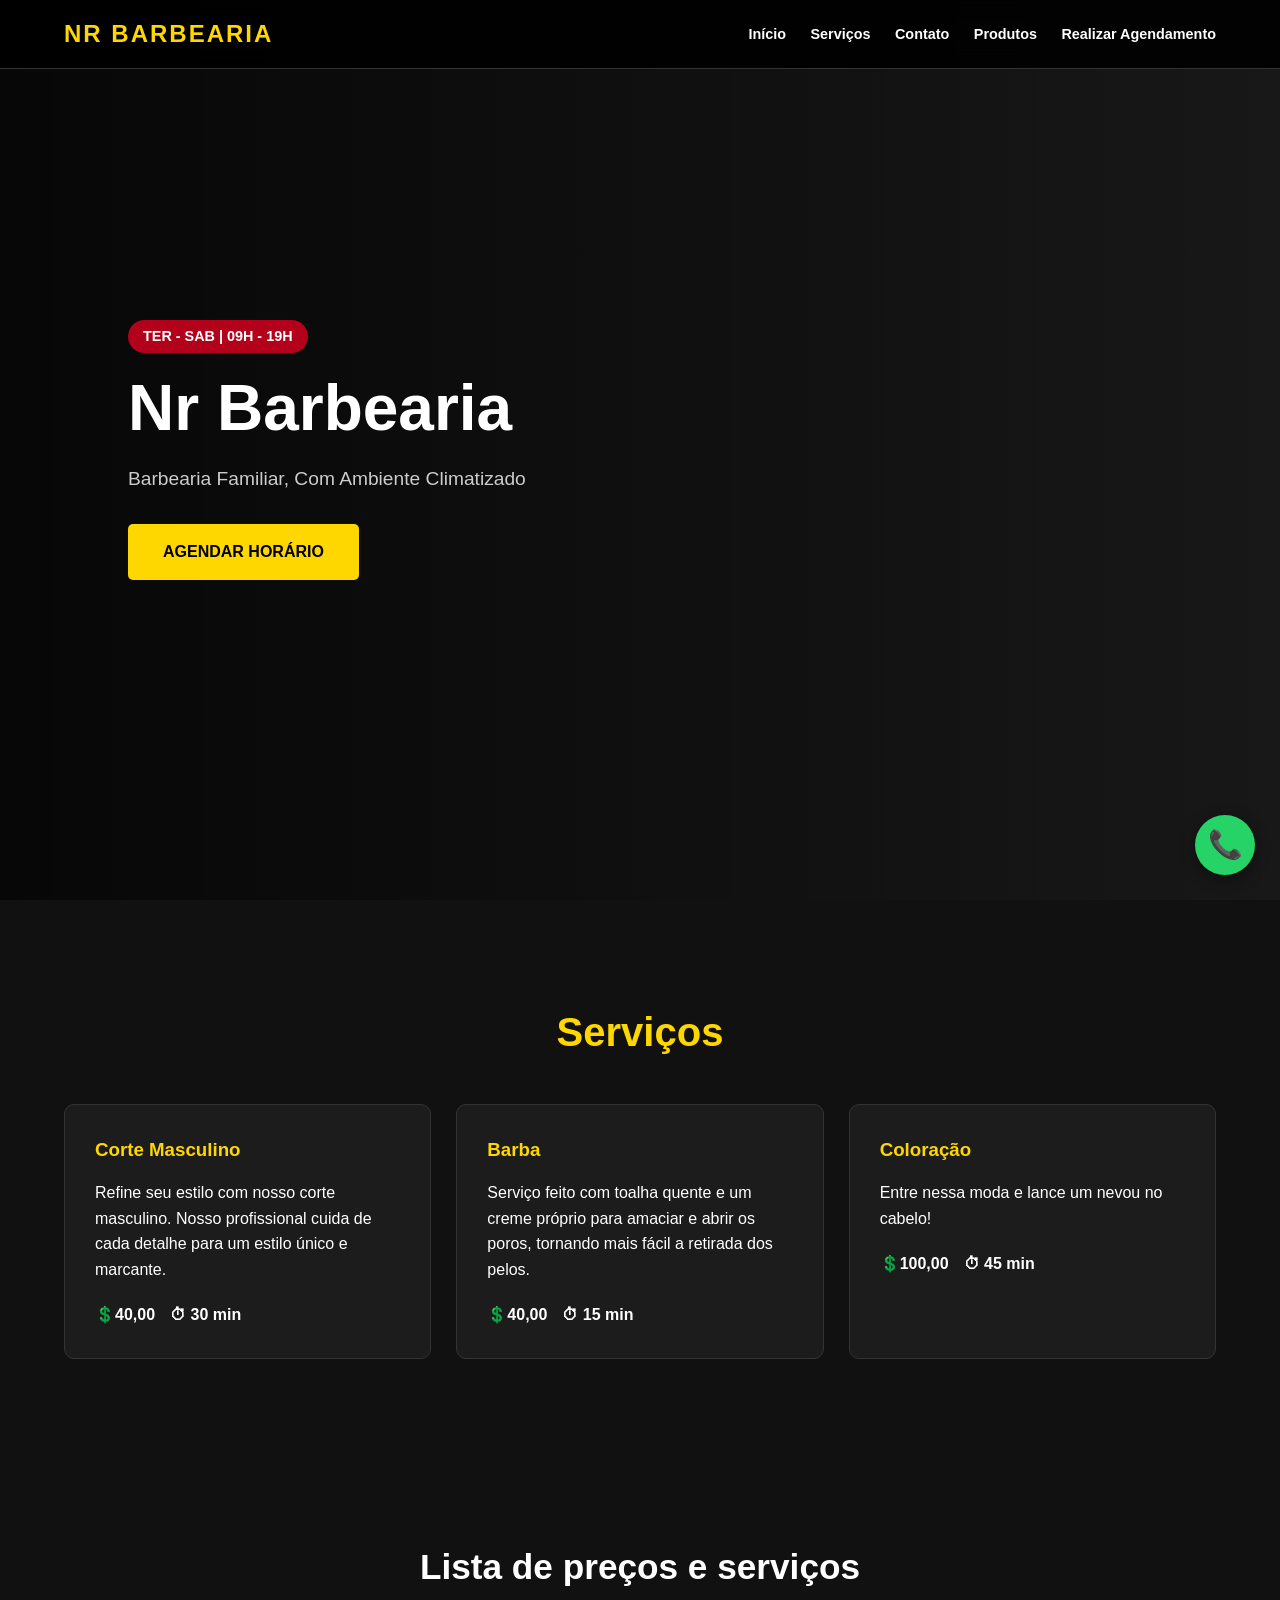
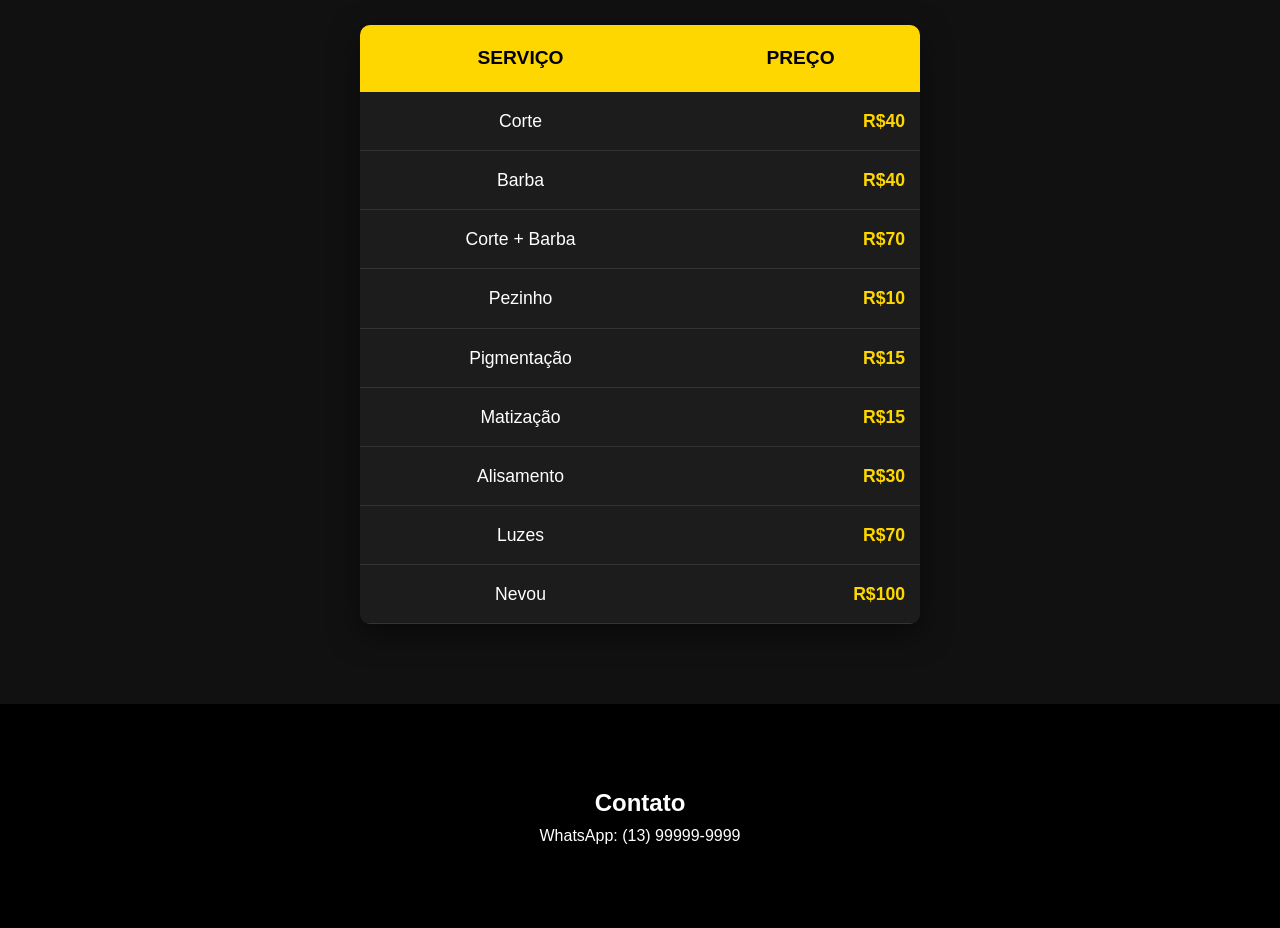
<file: index.html>
<!DOCTYPE html>
<html lang="pt-BR">
<head>
  <meta charset="UTF-8">
  <title>Nr Barbearia</title>
  <link rel="stylesheet" href="style.css">
</head>
<body>

<header>
  <h1>Nr Barbearia</h1>
  <nav>
    <a href="#home">Início</a>
    <a href="#servicos">Serviços</a>
    <a href="#contato">Contato</a>
    <a href="produtos.html">Produtos</a>
    <a href="Agendamento.html">Realizar Agendamento</a>
  </nav>
</header>

<section id="home" class="hero">
  <div class="overlay">
    <span class="tag">TER - SAB | 09H - 19H</span>

    <h2>Nr Barbearia</h2>
    <p>Barbearia Familiar, Com Ambiente Climatizado</p>

    <a href="Agendamento.html" class="btn">AGENDAR HORÁRIO</a>
  </div>
</section>

<section id="servicos">
  <h2>Serviços</h2>
  <div class="cards">
    <div class="card">
      <h3>Corte Masculino</h3>
      <p>Refine seu estilo com nosso corte masculino. Nosso profissional cuida de cada detalhe para um estilo único e marcante.</p>
      <div class="info">
        <span>💲40,00</span>
        <span>⏱ 30 min</span>
      </div>
    </div>
    
    <div class="card">
      <h3>Barba</h3>
      <p>Serviço feito com toalha quente e um creme próprio para amaciar e abrir os poros, tornando mais fácil a retirada dos pelos.</p>
      <div class="info">
        <span>💲40,00</span>
        <span>⏱ 15 min</span>
      </div>
    </div>
    
    <div class="card">
      <h3>Coloração</h3>
      <p>Entre nessa moda e lance um nevou no cabelo!</p>
      <div class="info">
        <span>💲100,00</span>
        <span>⏱ 45 min</span>
      </div>
    </div> </div> </section>

<section id="listaDeServicos">
  <h1>Lista de preços e serviços</h1>
  <table>
    <thead>
      <tr>
        <th>SERVIÇO</th>
        <th>PREÇO</th>
      </tr>
    </thead>
    <tbody>
      <tr><td>Corte</td><td>R$40</td></tr>
      <tr><td>Barba</td><td>R$40</td></tr>
      <tr><td>Corte + Barba</td><td>R$70</td></tr>
      <tr><td>Pezinho</td><td>R$10</td></tr>
      <tr><td>Pigmentação</td><td>R$15</td></tr>
      <tr><td>Matização</td><td>R$15</td></tr>
      <tr><td>Alisamento</td><td>R$30</td></tr>
      <tr><td>Luzes</td><td>R$70</td></tr>
      <tr><td>Nevou</td><td>R$100</td></tr>
    </tbody>
  </table>
</section>

<section id="contato">
  <h2>Contato</h2>
  <p>WhatsApp: (13) 99999-9999</p>
</section>

<a href="https://wa.me/5513999999999" class="whatsapp"></a>

</body>
</html>
</file>
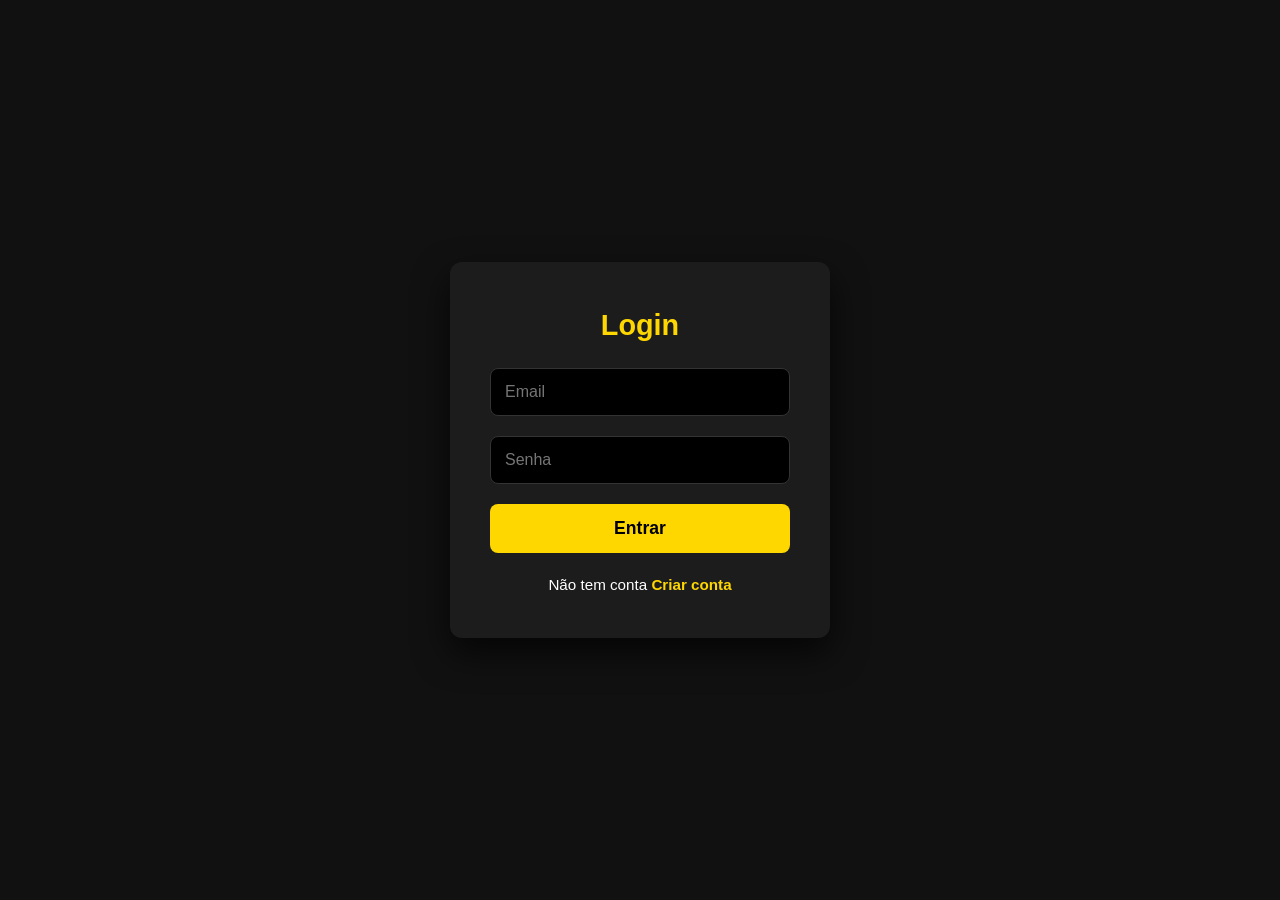
<file: Agendamento.html>
<!DOCTYPE html>
<html lang="pt-BR">
<head>
  <meta charset="UTF-8">
  <title>Agendamento</title>
  <link rel="stylesheet" href="style.css">
</head>
<body>
 <div class="container">

  <!-- LOGIN -->
  <div id="loginBox" class="box">
    <h2>Login</h2>

    <input type="email" id="emailLogin" placeholder="Email">
    <input type="password" id="senhaLogin" placeholder="Senha">
    <button onclick="login()">Entrar</button>

    <p>Não tem conta
      <a href="#" onclick="mostrarCadastro(); return false;">Criar conta</a>
    </p>
  </div>

  <!-- CADASTRO -->
 <div id="cadastroBox" class="box" style="display: none;">
  <h2>Criar Conta</h2>
  <input type="text" id="nomeCadastro" placeholder="Nome Completo">
  <input type="email" id="emailCadastro" placeholder="Email">
  <input type="password" id="senhaCadastro" placeholder="Senha">
  <button onclick="cadastrar()">Cadastrar</button>

  <p>Já tem conta
    <a href="#" onclick="mostrarLogin(); return false;">Fazer login</a>
  </p>
</div>

  <!-- AGENDAMENTO -->
  <div id="agendamentoBox" class="box" style="display: none;">
    <div style="display: flex; justify-content: space-between; align-items: center;">
    <h2>Agendar</h2>
    <a href="#" onclick="logout()" style="color: #ff416c; font-size: 12px; font-weight: bold;">SAIR</a>
  </div>

  <form id="formAgendamento">
    <input type="text" id="nomeClienteAgendamento" placeholder="Nome" required>

  <div class="servicos-check">
    <p style="text-align: left; margin-bottom: 10px; color: gold;">Escolha os serviços:</p>
    <label><input type="checkbox" name="servico" value="Corte"> Corte </label>
    <label><input type="checkbox" name="servico" value="Barba"> Barba</label>
    <label><input type="checkbox" name="servico" value="Corte + Barba"> Corte + Barba</label>
    <label><input type="checkbox" name="servico" value="Sobrancelha"> Sobrancelha</label>
    <label><input type="checkbox" name="servico" value="Pezinho"> Pezinho </label>
    <label><input type="checkbox" name="servico" value="Pigmentação"> Pigmentação</label>
  </div>

  <input type="date" id="dataAgendamento" required>
  <input type="time" id="horaAgendamento" required>
  <button type="submit">Finalizar Agendamento</button>
  </form>
  </div>

</div>
<script>
const loginBox = document.getElementById("loginBox");
const cadastroBox = document.getElementById("cadastroBox");
const agendamentoBox = document.getElementById("agendamentoBox");

// alternar telas
function mostrarCadastro() {
  loginBox.style.display = "none";
  cadastroBox.style.display = "block";
}

function mostrarLogin() {
  cadastroBox.style.display = "none";
  loginBox.style.display = "block";
}

// cadastrar usuario
function cadastrar() {
  const nome = document.getElementById("nomeCadastro").value;
  const email = document.getElementById("emailCadastro").value;
  const senha = document.getElementById("senhaCadastro").value;

  if (!nome || !email || !senha) {
    alert("Preencha todos os campos!");
    return;
  }

  localStorage.setItem("nomeUsuario", nome);
  localStorage.setItem("email", email);
  localStorage.setItem("senha", senha);

  alert("Conta criada com sucesso, " + nome + "!");
  mostrarLogin();
}

// login
function login() {
  const email = document.getElementById("emailLogin").value;
  const senha = document.getElementById("senhaLogin").value;

  const emailSalvo = localStorage.getItem("email");
  const senhaSalva = localStorage.getItem("senha");

  if (email === emailSalvo && senha === senhaSalva) {
    localStorage.setItem("logado", "true");
    location.reload(); // Recarrega para aplicar as mudanças do window.onload
  } else {
    alert("Email ou senha inválidos");
  }
}

// FUNÇÃO DE LOGOUT 
function logout() {
  localStorage.removeItem("logado");
  alert("Sessão encerrada!");
  window.location.href = "index.html"; // Volta para a home
}

// manter login e travar data retroativa
window.onload = function() {
  if (localStorage.getItem("logado") === "true") {
    loginBox.style.display = "none";
    agendamentoBox.style.display = "block";
    
    // Preenche o nome automaticamente se estiver salvo
    const nomeSalvo = localStorage.getItem("nomeUsuario");
    if(nomeSalvo) {
        document.getElementById("nomeClienteAgendamento").value = nomeSalvo;
    }
  }

  const hoje = new Date().toISOString().split('T')[0];
  const campoData = document.getElementById('dataAgendamento');
  if(campoData) campoData.setAttribute('min', hoje);
}

// Finalizar Agendamento
document.getElementById("formAgendamento").addEventListener("submit", function(event) {
  event.preventDefault();

  const nome = document.getElementById("nomeClienteAgendamento").value;
  const data = document.getElementById("dataAgendamento").value;
  const hora = document.getElementById("horaAgendamento").value;

  const checkboxes = document.querySelectorAll('input[name="servico"]:checked');
  let servicosEscolhidos = [];
  checkboxes.forEach((item) => {
    servicosEscolhidos.push(item.value);
  });

  if (servicosEscolhidos.length === 0) {
    alert("Por favor, selecione ao menos um serviço!");
    return;
  }

  const novoAgendamento = {
    cliente: nome,
    servicos: servicosEscolhidos.join(", "),
    data: data,
    hora: hora
  };

  // --- O SALVAMENTO DEVE FICAR AQUI DENTRO ---
  let agendamentos = JSON.parse(localStorage.getItem("listaAgendamentos")) || [];
  agendamentos.push(novoAgendamento);
  localStorage.setItem("listaAgendamentos", JSON.stringify(agendamentos));

  // Efeito visual no botão
  const btn = this.querySelector("button");
  btn.innerText = "Agendando...";
  btn.disabled = true;

  setTimeout(() => {
    alert(`Agendamento realizado!\nCliente: ${nome}\nServiços: ${servicosEscolhidos.join(" + ")}\nData: ${data} às ${hora}`);
    window.location.href = "index.html"; // Redireciona para a principal
  }, 800); 
});
</script>
</body>
</html>
</file>
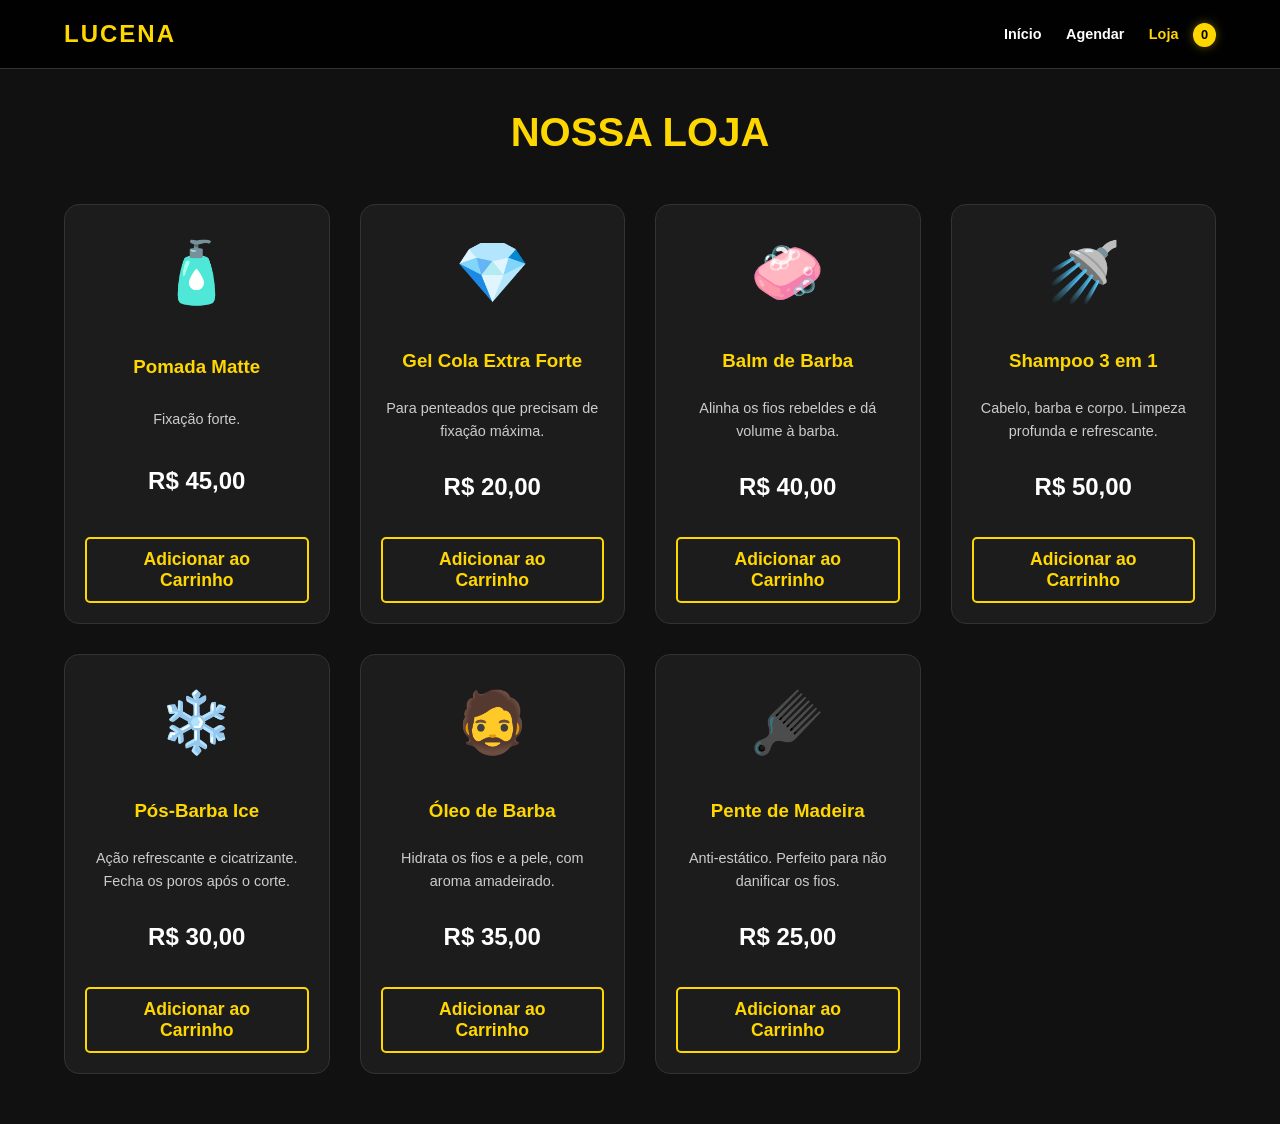
<file: produtos.html>
<!DOCTYPE html>
<html lang="pt-BR">
<head>
    <meta charset="UTF-8">
    <title>Loja - Nr Barbearia</title>
    <link rel="stylesheet" href="style.css">
</head>
<body>
    <header>
        <h1>Lucena</h1>
        <nav>
            <a href="index.html">Início</a>
            <a href="Agendamento.html">Agendar</a>
            <a href="produtos.html" style="color: gold;">Loja</a>
            <span id="carrinho-count" style="background: gold; color: black; padding: 2px 8px; border-radius: 50%; margin-left: 10px;">0</span>
        </nav>
    </header>

    <div class="container-produtos">
        <h2>Nossa Loja</h2>
        <div class="grid-produtos">
            <div class="produto-card">
                <div class="produto-img">🧴</div> <h3>Pomada Matte</h3>
                <p>Fixação forte.</p>
                <span class="preco">R$ 45,00</span>
                <button class="btn-comprar" onclick="adicionarAoCarrinho('Pomada Matte', 45)">Adicionar ao Carrinho</button>
            </div>

            <div class="produto-card">
        <div class="produto-img">💎</div>
        <h3>Gel Cola Extra Forte</h3>
        <p>Para penteados que precisam de fixação máxima.</p>
        <span class="preco">R$ 20,00</span>
        <button class="btn-comprar" onclick="adicionarAoCarrinho('Gel Cola', 20)">Adicionar ao Carrinho</button>
         </div>

         <div class="produto-card">
        <div class="produto-img">🧼</div>
        <h3>Balm de Barba</h3>
        <p>Alinha os fios rebeldes e dá volume à barba.</p>
        <span class="preco">R$ 40,00</span>
        <button class="btn-comprar" onclick="adicionarAoCarrinho('Balm de Barba', 40)">Adicionar ao Carrinho</button>
    </div>
    <div class="produto-card">
        <div class="produto-img">🚿</div>
        <h3>Shampoo 3 em 1</h3>
        <p>Cabelo, barba e corpo. Limpeza profunda e refrescante.</p>
        <span class="preco">R$ 50,00</span>
        <button class="btn-comprar" onclick="adicionarAoCarrinho('Shampoo 3 em 1', 50)">Adicionar ao Carrinho</button>
    </div>

    <div class="produto-card">
    <div class="produto-img">❄️</div>
    <h3>Pós-Barba Ice</h3>
    <p>Ação refrescante e cicatrizante. Fecha os poros após o corte.</p>
    <span class="preco">R$ 30,00</span>
    <button class="btn-comprar" onclick="adicionarAoCarrinho('Pós-Barba Ice', 30)">Adicionar ao Carrinho</button>
</div>

<div class="produto-card">
        <div class="produto-img">🧔</div>
        <h3>Óleo de Barba</h3>
        <p>Hidrata os fios e a pele, com aroma amadeirado.</p>
        <span class="preco">R$ 35,00</span>
        <button class="btn-comprar" onclick="adicionarAoCarrinho('Óleo de Barba', 35)">Adicionar ao Carrinho</button>
    </div>

<div class="produto-card">
        <div class="produto-img">🪮</div>
        <h3>Pente de Madeira</h3>
        <p>Anti-estático. Perfeito para não danificar os fios.</p>
        <span class="preco">R$ 25,00</span>
        <button class="btn-comprar" onclick="adicionarAoCarrinho('Pente de Madeira', 25)">Adicionar ao Carrinho</button>
    </div>

                    <button id="finalizar-loja" onclick="finalizarPedido()" style="margin-top: 50px; background: #25D366; color: white; display: none;">
            Finalizar Pedido via WhatsApp
        </button>
    </div>

    <script>let carrinho = [];

function adicionarAoCarrinho(nome, preco) {
    carrinho.push({ nome, preco });
    atualizarInterface();
}

function atualizarInterface() {
    // Atualiza o número no topo
    document.getElementById("carrinho-count").innerText = carrinho.length;
    
    // Mostra o botão de finalizar se houver itens
    const btnFinalizar = document.getElementById("finalizar-loja");
    if (carrinho.length > 0) {
        btnFinalizar.style.display = "inline-block";
    }
}

function finalizarPedido() {
    if (carrinho.length === 0) return;

    let textoPedido = "Olá! Gostaria de comprar os seguintes produtos:\n\n";
    let total = 0;

    carrinho.forEach((item, index) => {
        textoPedido += `${index + 1}. ${item.nome} - R$ ${item.preco}\n`;
        total += item.preco;
    });

    textoPedido += `\n*Total: R$ ${total}*`;
    
    const numeroZap = "5513999999999"; // O TEU NÚMERO AQUI
    const link = `https://wa.me/${numeroZap}?text=${encodeURIComponent(textoPedido)}`;
    
    // Limpa o carrinho após finalizar
    carrinho = [];
    atualizarInterface();
    
    window.open(link, "_blank");
}</script>

</body>
</html>
</file>
<file: style.css>
/* --- RESET E CONFIGURAÇÕES GERAIS --- */
* {
  margin: 0;
  padding: 0;
  box-sizing: border-box;
  font-family: 'Segoe UI', Arial, sans-serif;
}

body {
  background: #111;
  color: #fff;
  line-height: 1.6;
  overflow-x: hidden;
}

/* --- HEADER (MENU) --- */
header {
  display: flex;
  justify-content: space-between;
  align-items: center;
  padding: 15px 5%;
  background: rgba(0, 0, 0, 0.9);
  backdrop-filter: blur(10px);
  position: fixed;
  width: 100%;
  top: 0;
  z-index: 1000;
  border-bottom: 1px solid #333;
}

header h1 {
  color: gold;
  font-size: 1.5rem;
  text-transform: uppercase;
  letter-spacing: 2px;
}

nav a {
  color: white;
  margin-left: 20px;
  text-decoration: none;
  transition: 0.3s;
  font-size: 0.9rem;
  font-weight: bold;
}

nav a:hover {
  color: gold;
}

/* --- HERO SECTION (BANNER INICIAL) --- */
.hero {
  height: 100vh;
  display: flex;
  align-items: center;
  justify-content: flex-start;
  padding: 0 10%;
  background: linear-gradient(to right, rgba(0,0,0,0.8), rgba(0,0,0,0.3)), #222;
  background-size: cover;
  background-position: center;
}

.overlay .tag {
  display: inline-block;
  background: #b3001b;
  color: #fff;
  padding: 5px 15px;
  border-radius: 20px;
  font-size: 0.9rem;
  font-weight: bold;
  margin-bottom: 20px;
}

.overlay h2 {
  font-size: clamp(2.5rem, 8vw, 4rem);
  line-height: 1.1;
  margin-bottom: 20px;
}

.overlay p {
  font-size: 1.2rem;
  margin-bottom: 30px;
  color: #ccc;
}

.btn {
  display: inline-block;
  background: gold;
  color: #000;
  padding: 15px 35px;
  border-radius: 5px;
  text-decoration: none;
  font-weight: bold;
  transition: 0.3s;
  text-transform: uppercase;
}

.btn:hover {
  background: #fff;
  transform: translateY(-3px);
}

/* --- SERVIÇOS (CARDS) --- */
#servicos {
  padding: 100px 5%;
  text-align: center;
}

#servicos h2 {
  font-size: 2.5rem;
  margin-bottom: 40px;
  color: gold;
}

.cards {
  display: grid;
  grid-template-columns: repeat(auto-fit, minmax(280px, 1fr));
  gap: 25px;
  max-width: 1200px;
  margin: 0 auto;
}

.card {
  background: #1c1c1c;
  padding: 30px;
  border-radius: 10px;
  border: 1px solid #333;
  transition: 0.3s;
  text-align: left;
}

.card:hover {
  border-color: gold;
  transform: translateY(-10px);
}

.card h3 {
  margin-bottom: 15px;
  color: gold;
}

.info {
  display: flex;
  gap: 15px;
  margin-top: 20px;
  font-weight: bold;
  color: #fff;
}

/* --- TABELA DE PREÇOS (LIMPO E UNIFICADO) --- */
#listaDeServicos {
  max-width: 600px;
  margin: 80px auto;
  padding: 0 20px;
  text-align: center;
}

#listaDeServicos h1 {
  font-size: 2.2rem;
  margin-bottom: 30px;
  color: white;
}

#listaDeServicos table {
  width: 100%;
  border-collapse: collapse;
  background: #1c1c1c;
  border-radius: 10px;
  overflow: hidden;
  box-shadow: 0 10px 30px rgba(0,0,0,0.5);
}

#listaDeServicos th {
  background: gold;
  color: #000;
  padding: 18px;
  font-size: 1.2rem;
  text-transform: uppercase;
}

#listaDeServicos td {
  padding: 15px;
  border-bottom: 1px solid #333;
  font-size: 1.1rem;
}

#listaDeServicos tr:hover {
  background: #252525;
}

#listaDeServicos td:last-child {
  color: gold;
  font-weight: bold;
  text-align: right;
}

/* --- CONTATO --- */
#contato {
  padding: 80px 20px;
  text-align: center;
  background: #000;
}

/* --- WHATSAPP FLOATING BUTTON --- */
.whatsapp {
  position: fixed;
  bottom: 25px;
  right: 25px;
  background: #25D366;
  width: 60px;
  height: 60px;
  border-radius: 50%;
  display: flex;
  justify-content: center;
  align-items: center;
  text-decoration: none;
  box-shadow: 0 4px 15px rgba(0,0,0,0.4);
  z-index: 1100;
  transition: 0.3s;
}

.whatsapp:hover { transform: scale(1.1); }
.whatsapp::after { content: '📞'; font-size: 28px; }

/* --- LOGIN / CADASTRO / AGENDAMENTO (CONTAINER) --- */
.container {
  min-height: 100vh;
  display: flex;
  justify-content: center;
  align-items: center;
  padding: 100px 20px;
}

.box {
  background: #1c1c1c;
  padding: 40px;
  border-radius: 12px;
  width: 100%;
  max-width: 380px;
  display: flex;
  flex-direction: column;
  gap: 20px;
  box-shadow: 0 15px 35px rgba(0,0,0,0.7);
}

.box h2 {
  text-align: center;
  color: gold;
  font-size: 1.8rem;
}

input, select {
  width: 100%;
  padding: 14px;
  border-radius: 8px;
  border: 1px solid #333;
  background: #000;
  color: #fff;
  outline: none;
  font-size: 1rem;
  transition: 0.3s;
}

input:focus { border-color: gold; }

button {
  width: 100%;
  background: gold;
  color: #000;
  padding: 14px;
  border: none;
  font-weight: bold;
  cursor: pointer;
  border-radius: 8px;
  font-size: 1.1rem;
  transition: 0.3s;
}

button:hover {
  background: #fff;
  transform: translateY(-2px);
}

.box p {
  text-align: center;
  font-size: 0.95rem;
}

.box a {
  color: gold;
  text-decoration: none;
  font-weight: bold;
}

/* Responsividade Mobile */
@media (max-width: 768px) {
  nav { display: none; } 
  .overlay h2 { font-size: 2.8rem; }
  .hero { padding: 0 5%; text-align: center; justify-content: center; }
}

.servicos-check {
  display: flex;
  flex-direction: column;
  gap: 8px;
  background: #000;
  padding: 15px;
  border-radius: 8px;
  border: 1px solid #333;
}

.servicos-check label {
  display: flex;
  align-items: center;
  gap: 10px;
  cursor: pointer;
  font-size: 14px;
  color: #fff;
}

/* Deixa o quadradinho do checkbox maior */
.servicos-check input[type="checkbox"] {
  width: 18px;
  height: 18px;
  cursor: pointer;
  accent-color: gold; 
}


/* CONTAINER DE PRODUTOS */
.container-produtos {
    padding: 100px 5% 50px;
    text-align: center;
}

.container-produtos h2 {
    color: gold;
    font-size: 2.5rem;
    margin-bottom: 40px;
    text-transform: uppercase;
}

/* GRID DE PRODUTOS */
.grid-produtos {
    display: grid;
    grid-template-columns: repeat(auto-fit, minmax(250px, 1fr));
    gap: 30px;
    max-width: 1200px;
    margin: 0 auto;
}

/* CARD INDIVIDUAL */
.produto-card {
    background: #1c1c1c;
    border: 1px solid #333;
    padding: 20px;
    border-radius: 15px;
    transition: 0.3s;
    display: flex;
    flex-direction: column;
    align-items: center;
}

.produto-card:hover {
    border-color: gold;
    transform: translateY(-10px);
}

.produto-img {
    font-size: 60px; 
    margin-bottom: 15px;
}

.produto-card h3 {
    color: gold;
    margin-bottom: 10px;
}

.produto-card p {
    font-size: 0.9rem;
    color: #ccc;
    margin-bottom: 15px;
}

.preco {
    font-size: 1.5rem;
    font-weight: bold;
    color: #fff;
    margin-bottom: 20px;
}

/* BOTÃO COMPRAR */
.btn-comprar {
    background: transparent;
    border: 2px solid gold;
    color: gold;
    padding: 10px 20px;
    border-radius: 5px;
    cursor: pointer;
    font-weight: bold;
    transition: 0.3s;
    width: 100%;
}

.btn-comprar:hover {
    background: gold;
    color: #000;
}

.produto-card img {
    width: 100%;
    max-width: 180px;
    height: auto;
    border-radius: 10px;
    margin-bottom: 15px;
    background: #333; /* Fundo caso a imagem falhe */
}

#finalizar-loja {
    padding: 15px 30px;
    font-size: 1.2rem;
    font-weight: bold;
    border-radius: 50px;
    border: none;
    cursor: pointer;
    box-shadow: 0 4px 15px rgba(37, 211, 102, 0.3);
    transition: 0.3s;
}

#finalizar-loja {
    display: none; 
    margin: 40px auto;
    background: #25D366;
    color: white;
    padding: 18px 40px;
    font-size: 1.1rem;
    font-weight: bold;
    border-radius: 50px;
    border: none;
    cursor: pointer;
    box-shadow: 0 10px 20px rgba(37, 211, 102, 0.3);
    transition: 0.3s;
    text-transform: uppercase;
}

#finalizar-loja:hover {
    transform: scale(1.05);
    background: #1eb954;
    box-shadow: 0 12px 25px rgba(37, 211, 102, 0.5);
}

.produto-card {
    display: flex;
    flex-direction: column;
    justify-content: space-between; /* Empurra o botão para o final do card */
    min-height: 420px; /* Garante que todos os cards tenham o mesmo tamanho */
}

#carrinho-count {
    background: gold;
    color: #000;
    padding: 2px 8px;
    border-radius: 50%;
    font-size: 0.8rem;
    font-weight: 800;
    margin-left: 5px;
    box-shadow: 0 0 10px rgba(255, 215, 0, 0.4);
    display: inline-block;
    vertical-align: middle;
}
</file>
